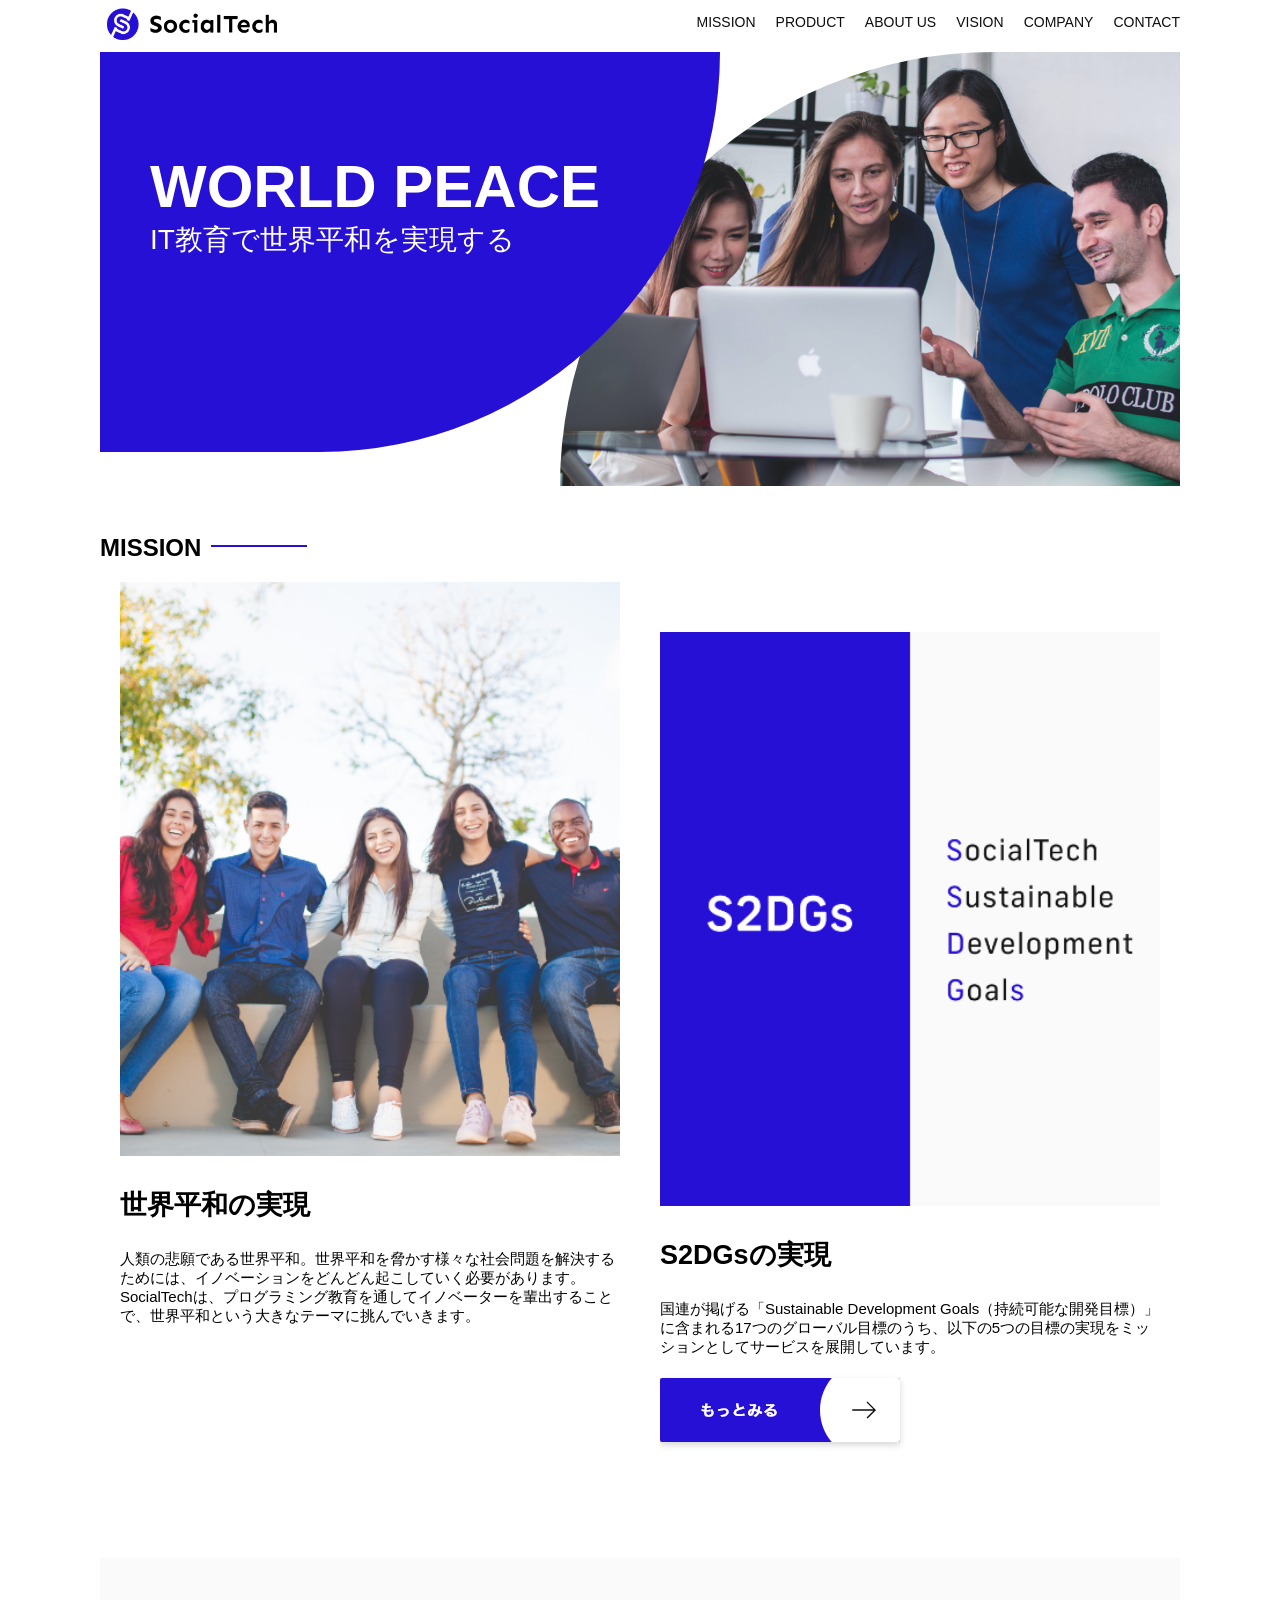
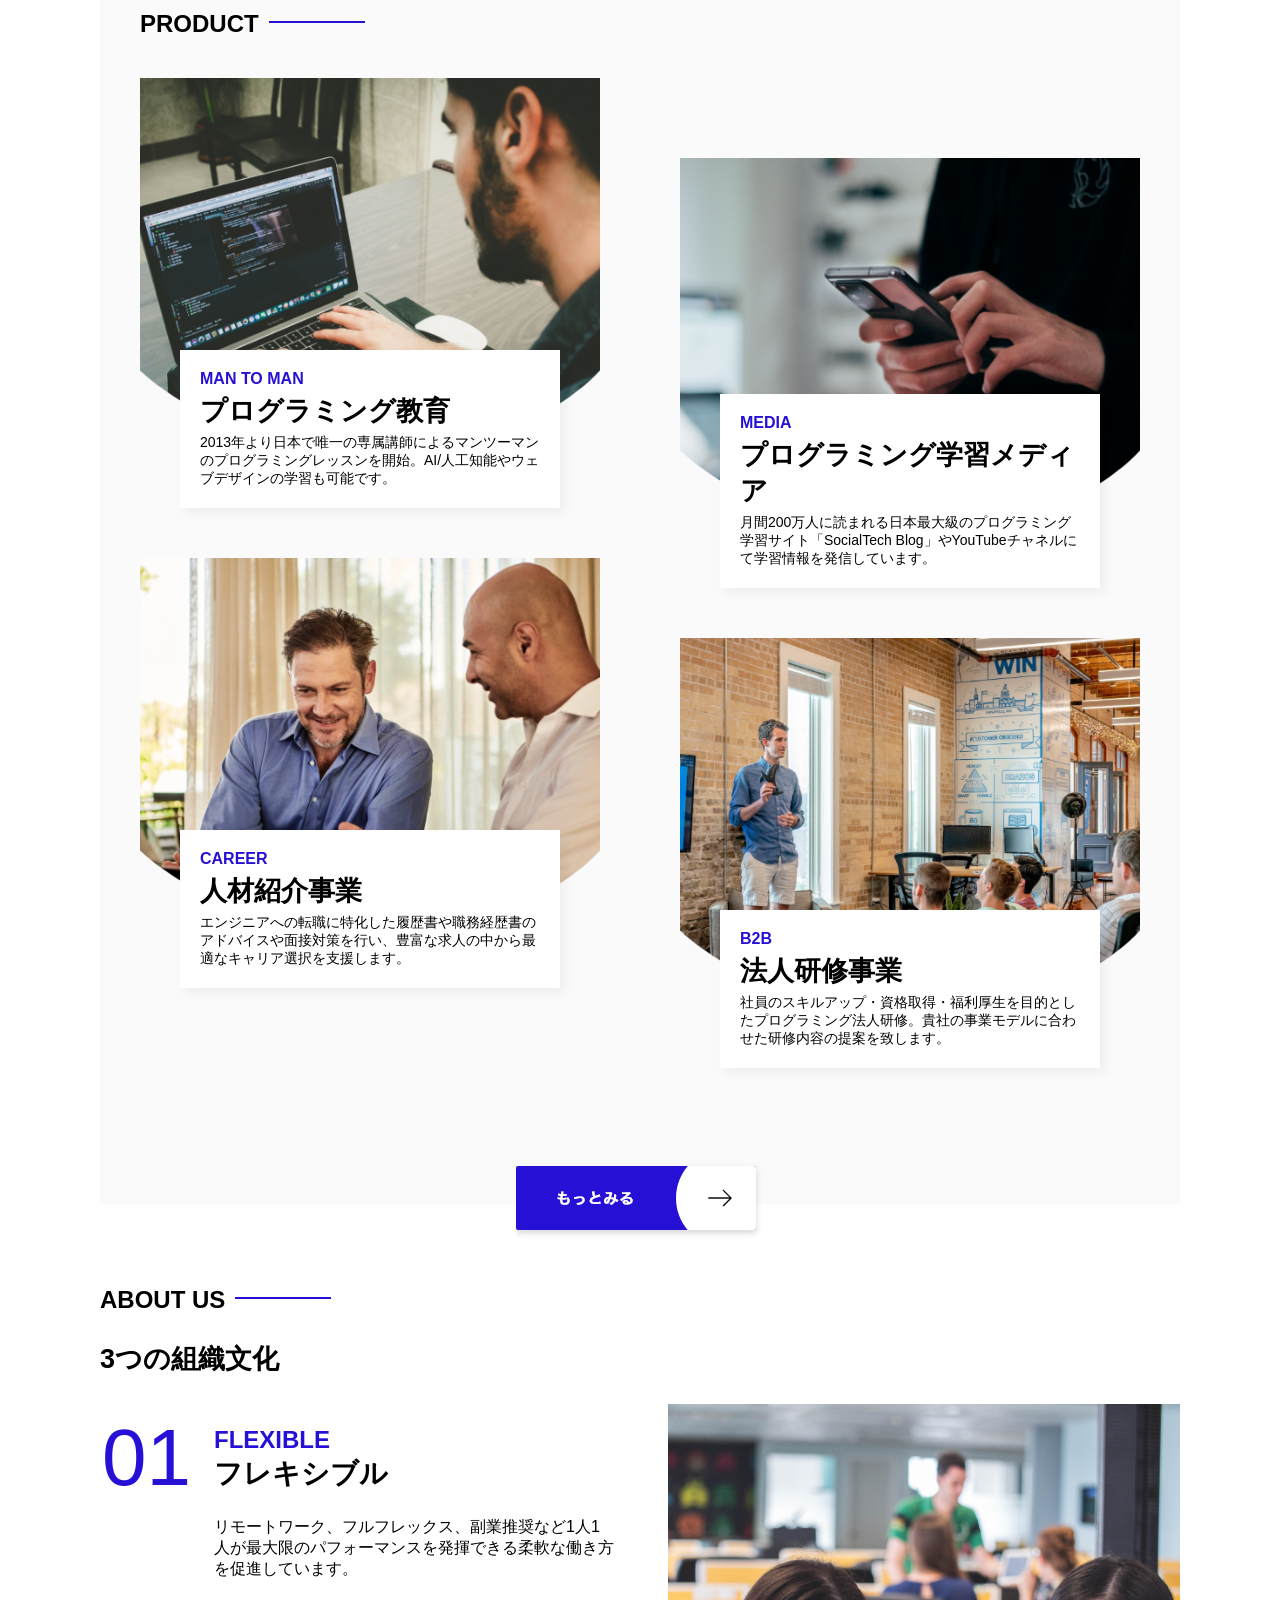
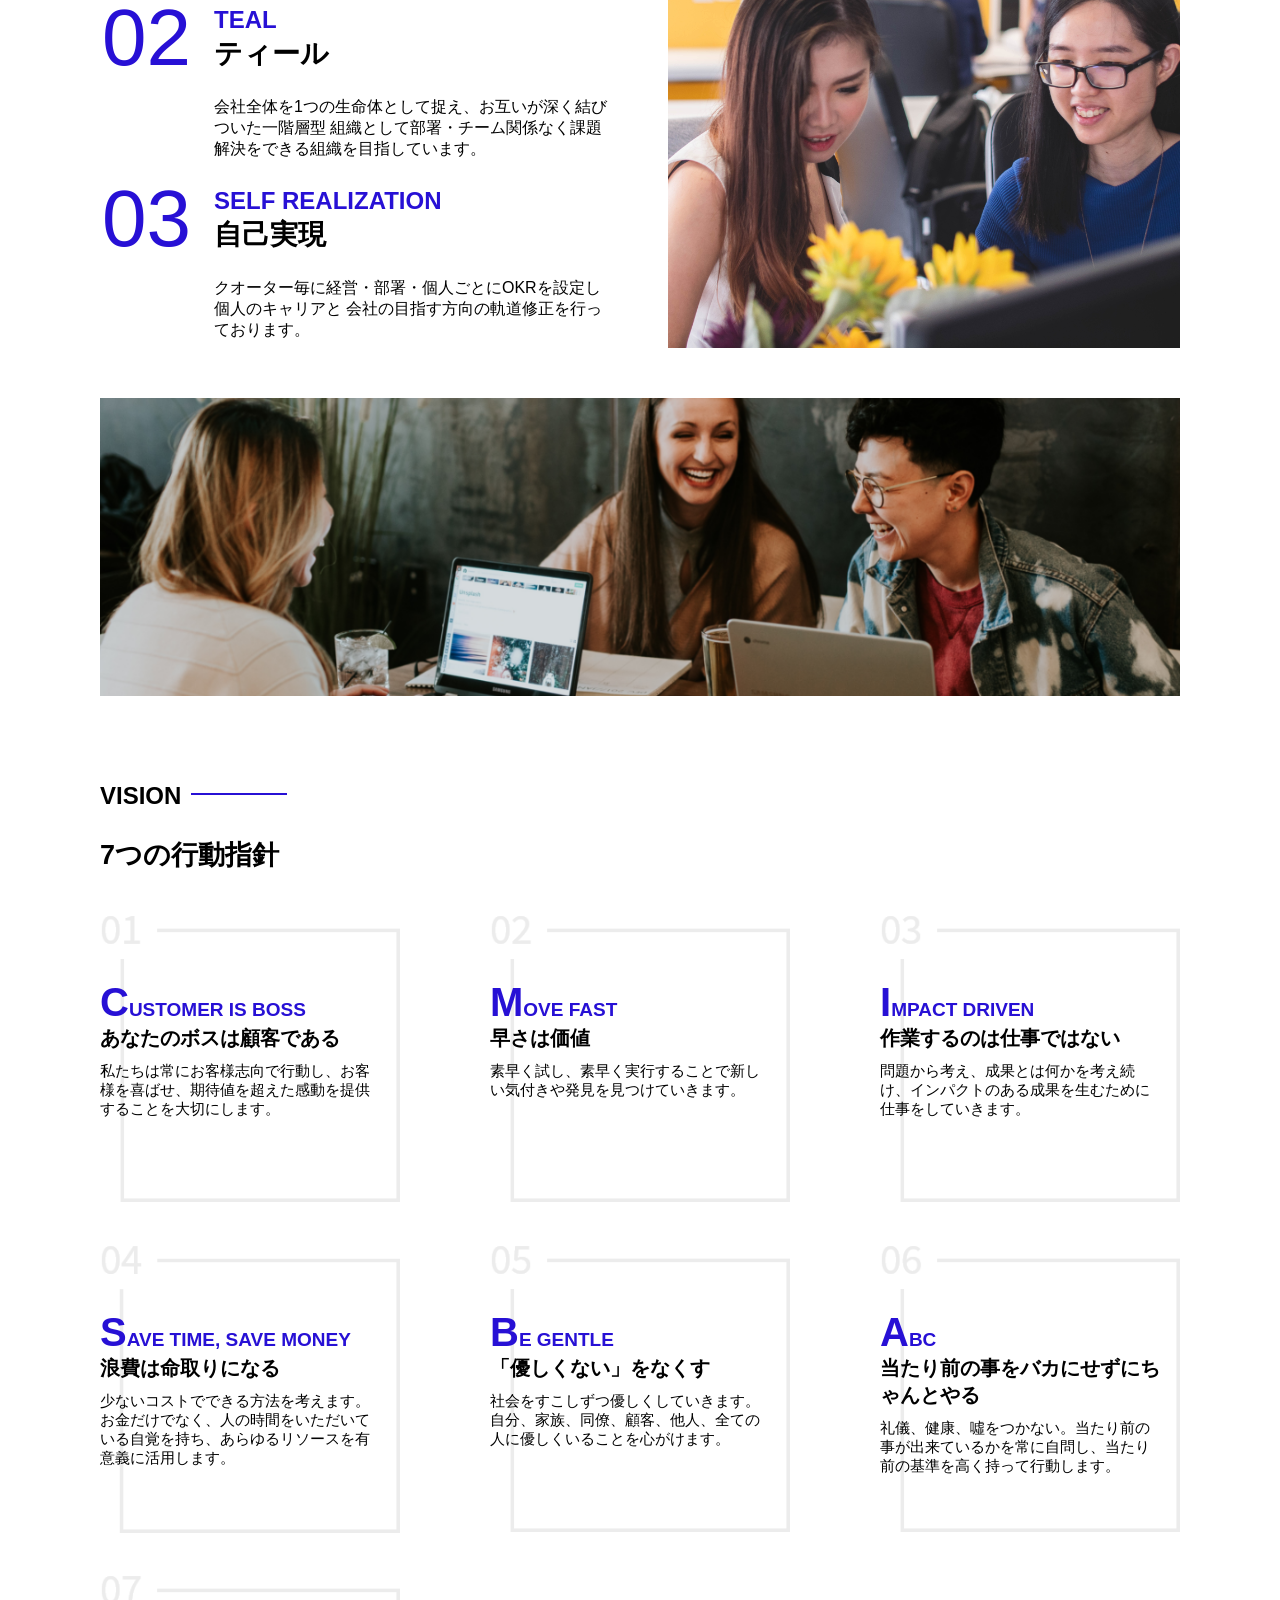
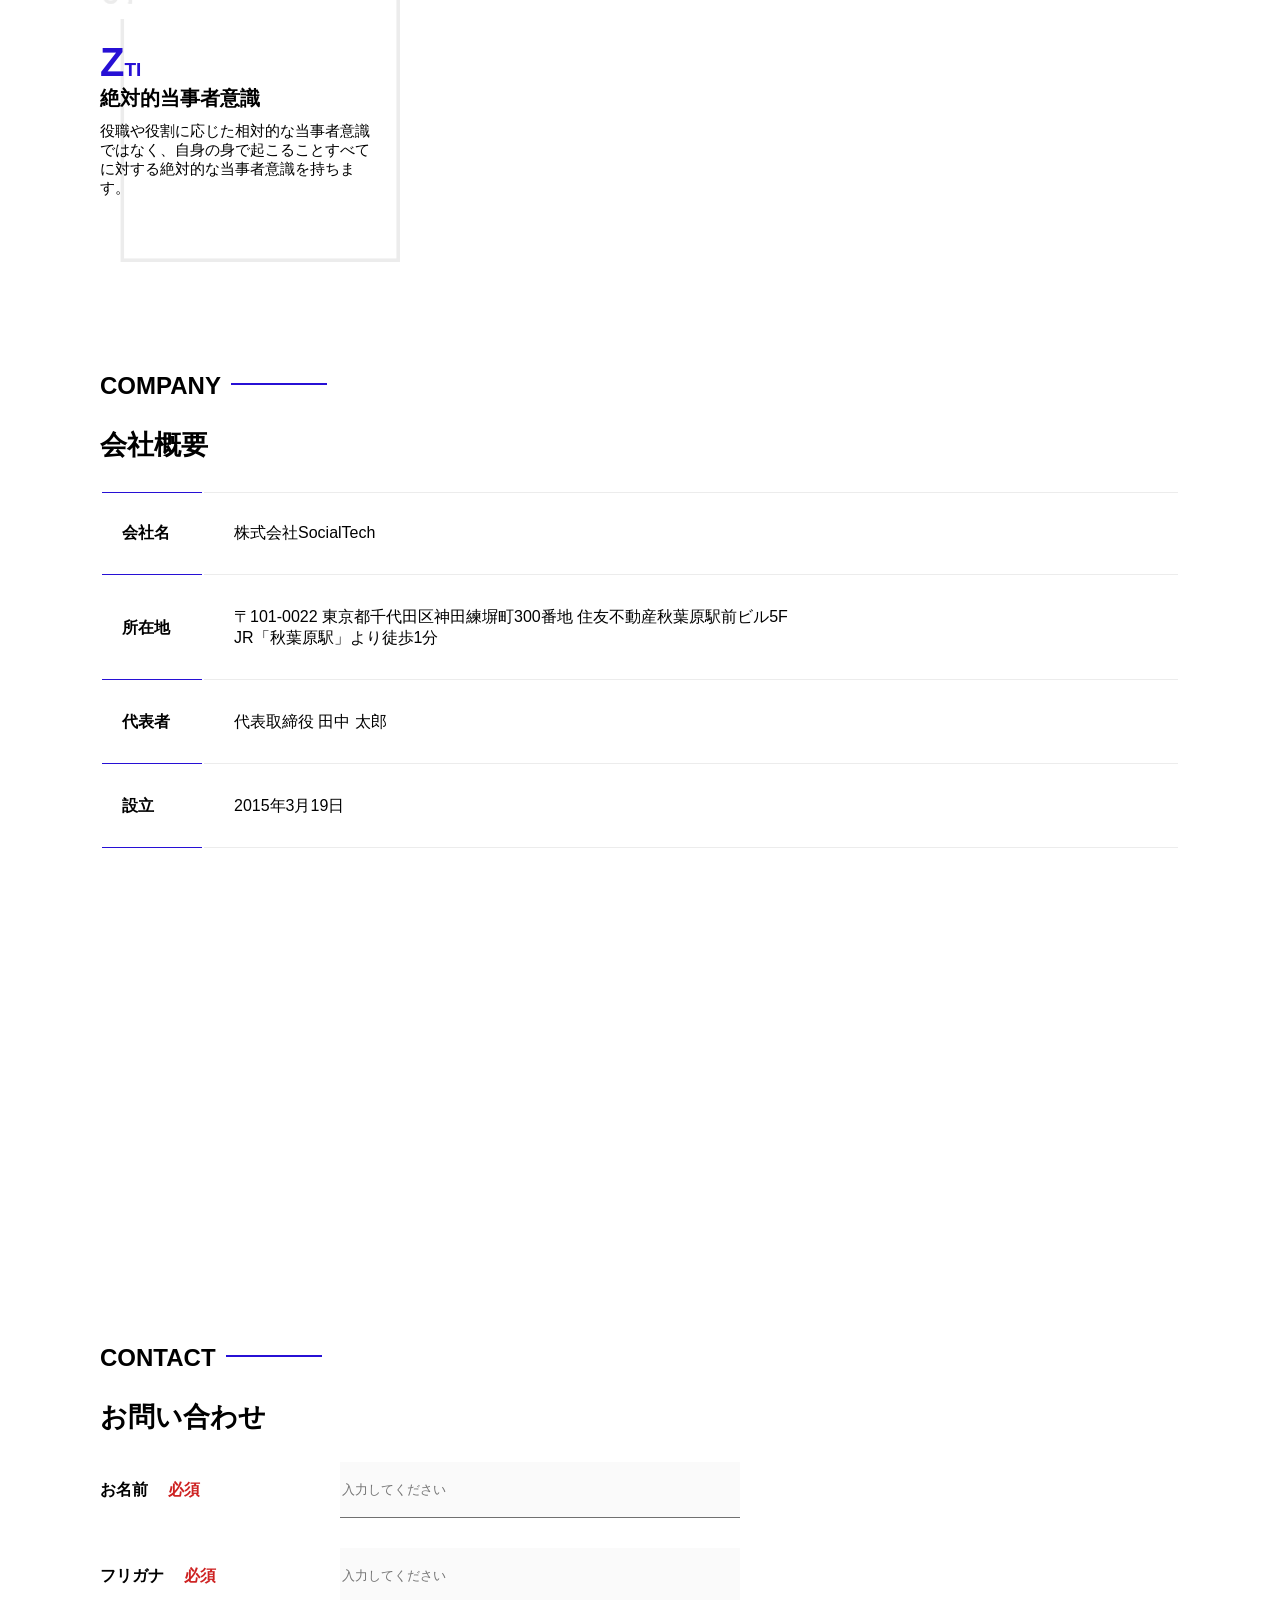
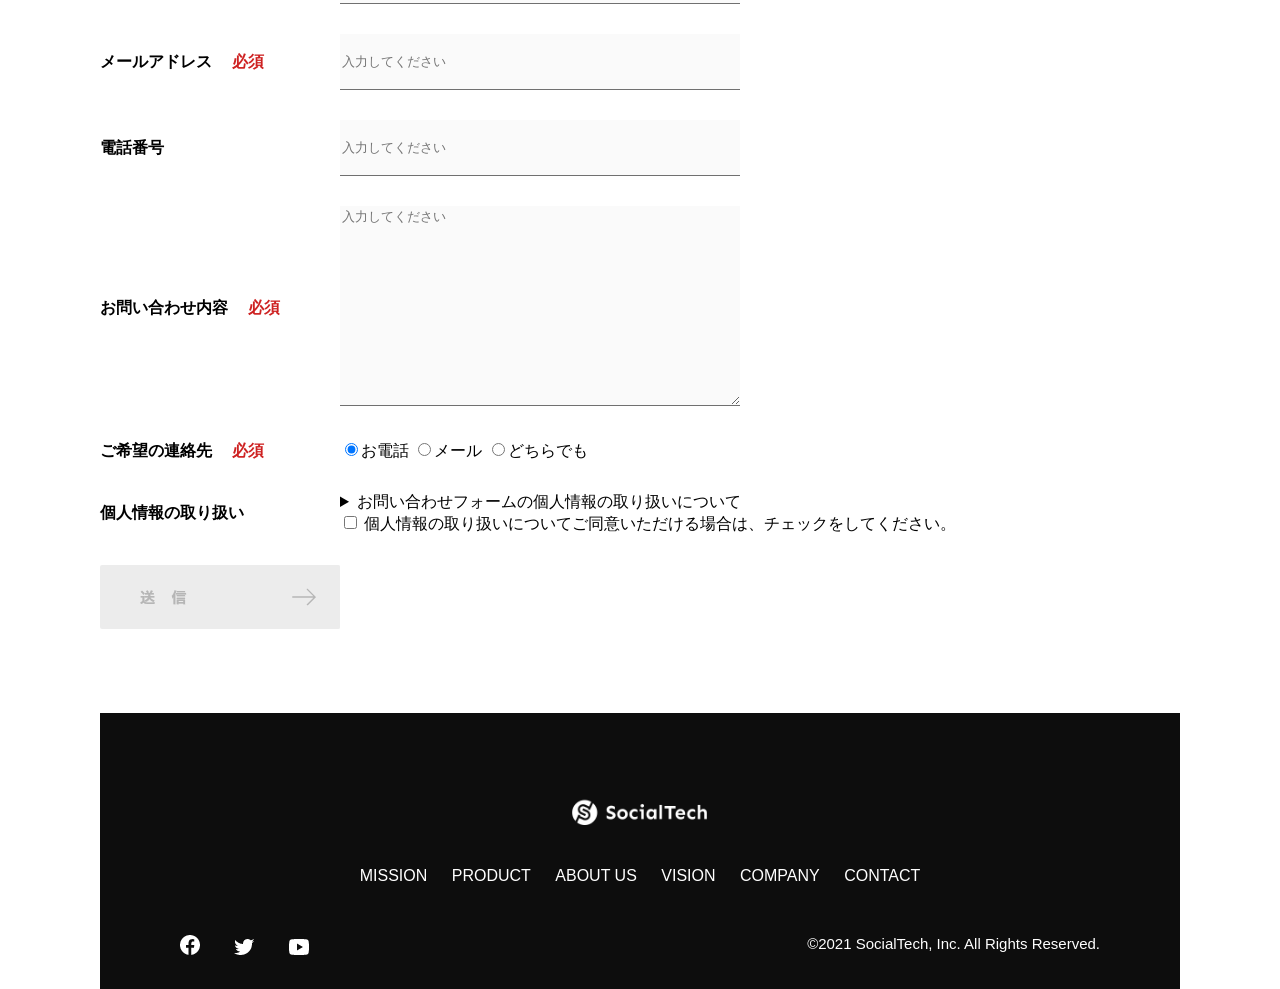
<file: index.html>
<!DOCTYPE html>
<html>
    <head>
        <title>SocialTech</title>
        <meta charset="UTF-8">
        <meta name="description" content="SocialTechはEdTech業界のリーディングカンパニーを目指します。">
        <meta name="viewport" content="width=device-width, initial-scale=1.0">
        <link rel="stylesheet" href="style.css">
    </head>
    <body>
        <!-- ヘッダー -->
         <header>
            <!-- ロゴ -->
             <a href="index.html" id="logo">
                <img src="images/logo.png" alt="トップページに戻る">
             </a>

             <!-- PC用ナビゲーション -->
             <nav id="nav-pc">
                <ul>
                    <li><a href="mission.html">MISSION</a></li>
                    <li><a href="product.html">PRODUCT</a></li>
                    <li><a href="index.html#aboutus">ABOUT US</a></li>
                    <li><a href="index.html#vision">VISION</a></li>
                    <li><a href="index.html#company">COMPANY</a></li>
                    <li><a href="index.html#contact">CONTACT</a></li>
                </ul>
             </nav>
             <!-- スマホ用メニューボタン -->
             <button id="menu-sp" onclick="document.getElementById('nav-sp').style.display = 'block'">
                <img src="images/button-menu.png" alt="ナビゲーションを開く">
             </button>
             <!-- スマホ用ナビゲーション -->
             <div id="nav-sp">
                <button id="close" onclick="document.getElementById('nav-sp').style.display = 'none'">
                    <img src="images/button-close.png" alt="ナビゲーションを閉じる">
                </button>

                <nav>
                    <ul>
                        <li>
                            <a id="logo-sp" href="index.html" onclick="document.getElementById('nav-sp').style.display = 'none'"><img src="images/logo-sp.png" alt="トップページに戻る"></a>
                        </li>
                        <li><a class="menu" href="mission.html" onclick="document.getElementById('nav-sp').style.display = 'none'">MISSION</a></li>
                        <li><a class="menu" href="product.html" onclick="document.getElementById('nav-sp').style.display = 'none'">PRODUCT</a></li>
                        <li><a class="menu" href="index.html#aboutus" onclick="document.getElementById('nav-sp').style.display = 'none'">ABOUT US</a></li>
                        <li><a class="menu" href="index.html#vision" onclick="document.getElementById('nav-sp').style.display = 'none'">VISION</a></li>
                        <li><a class="menu" href="index.html#company" onclick="document.getElementById('nav-sp').style.display = 'none'">COMPANY</a></li>
                        <li><a class="menu" href="index.html#contact" onclick="document.getElementById('nav-sp').style.display = 'none'">CONTACT</a></li>
                    </ul>
                </nav>
                <div id="sns">
                    <a href="https://www.facebook.com/sejuku2013">
                        <img src="images/button-facebook.png" alt="Facebookのリンク">
                    </a>
                    <a href="https://twitter.com/samuraijuku">
                        <img src="images/button-twitter.png" alt="Twitterのリンク">
                    </a>
                    <a href="https://www.youtube.com/channel/UCCFOQO5aDK0xXam4cUQXT8g">
                        <img src="images/button-youtube.png" alt="YouTubeのリンク">
                    </a>
                </div>
             </div>
         </header>
         <main>
            <article>
                <!-- メインビジュアル -->
                <section id="main-visual">
                    <div id="main-message">
                        <h1>WORLD PEACE</h1>
                        <p>IT教育で世界平和を実現する</p>
                    </div>
                    <img src="images/index/index-main.png" alt="PCの周りに集まる多国籍の仲間たち">
                </section>
                <!-- ミッション -->
                <section id="mission">
                    <h2 class="index-h2">MISSION</h2>
                    <div id="mission-flex">
                        <div>
                            <img id="mission-photo" src="images/index/index-mission.png" alt="屋外のベンチで写真を撮影する多国籍の仲間たち">
                            <h3>世界平和の実現</h3>
                            <p>
                                人類の悲願である世界平和。世界平和を脅かす様々な社会問題を解決するためには、イノベーションをどんどん起こしていく必要があります。SocialTechは、プログラミング教育を通してイノベーターを輩出することで、世界平和という大きなテーマに挑んでいきます。
                            </p>
                        </div>
                        <div>
                            <img id="s2dgs" src="images/index/s2dgs.png" alt="S2DGs">
                            <h3>S2DGsの実現</h3>
                            <p>国連が掲げる「Sustainable Development Goals（持続可能な開発目標）」に含まれる17つのグローバル目標のうち、以下の5つの目標の実現をミッションとしてサービスを展開しています。</p>
                            <a href="mission.html">
                                <img src="images/button-more.png" alt="もっとみる">
                            </a>
                        </div>
                    </div>
                </section>
                <!-- プロダクト -->
                <section id="product">
                    <h2 class="index-h2">PRODUCT</h2>
                    <div class="product-flex">
                        <div id="product-left">
                            <div>
                                <img class="product-photo" src="images/index/index-mantoman.png" alt="PCでコードを書く男性">
                                <div class="product-explain">
                                    <span>MAN TO MAN</span>
                                    <h3>プログラミング教育</h3>
                                    <p>2013年より日本で唯一の専属講師によるマンツーマンのプログラミングレッスンを開始。AI/人工知能やウェブデザインの学習も可能です。</p>
                                </div>
                            </div>
                            <div>
                                <img class="product-photo" src="images/index/index-career.png" alt="笑顔で話し合う2人の男性">
                                <div class="product-explain">
                                    <span>CAREER</span>
                                    <h3>人材紹介事業</h3>
                                    <p>エンジニアへの転職に特化した履歴書や職務経歴書のアドバイスや面接対策を行い、豊富な求人の中から最適なキャリア選択を支援します。</p>
                                </div>
                            </div>
                        </div>
                        <div id="product-right">
                            <div>
                                <img class="product-photo" src="images/index/index-media.png" alt="スマートフォンを操作する人">
                                <div class="product-explain">
                                    <span>MEDIA</span>
                                    <h3>プログラミング学習メディア</h3>
                                    <p>月間200万人に読まれる日本最大級のプログラミング学習サイト「SocialTech Blog」やYouTubeチャネルにて学習情報を発信しています。</p>
                                </div>
                            </div>
                            <div>
                                <img class="product-photo" src="images/index/index-b2b.png" alt="講演中の男性とそれを聴く人々">
                                <div class="product-explain">
                                    <span>B2B</span>
                                    <h3>法人研修事業</h3>
                                    <p>社員のスキルアップ・資格取得・福利厚生を目的としたプログラミング法人研修。貴社の事業モデルに合わせた研修内容の提案を致します。</p>
                                </div>
                            </div>
                        </div>
                    </div>
                    <div id="product-more">
                        <a href="product.html">
                            <img src="images/button-more.png" alt="もっとみる">
                        </a>
                    </div>
                </section>
                <!-- ABOUT US -->
                <section id="aboutus">
                   <h2 class="index-h2">ABOUT US</h2>
                   <h3>3つの組織文化</h3>
                   <div>
                    <table class="culture-table">
                        <tr>
                            <td class="culture-num">01</td>
                            <th><span class="culture-en">FLEXIBLE</span><br>フレキシブル</th>
                        </tr>
                        <tr>
                            <td>
                                <!-- 空のセル -->
                            </td>
                            <td class="culture-description">リモートワーク、フルフレックス、副業推奨など1人1人が最大限のパフォーマンスを発揮できる柔軟な働き方を促進しています。</td>
                        </tr>
                        <tr>
                            <td class="culture-num">02</td>
                            <th><span class="culture-en">TEAL</span><br>ティール</th>
                        </tr>
                        <tr>
                            <td>
                                <!-- 空のセル -->
                            </td>
                            <td class="culture-description">会社全体を1つの生命体として捉え、お互いが深く結びついた一階層型 組織として部署・チーム関係なく課題解決をできる組織を目指しています。</td>
                        </tr>
                        <tr>
                            <td class="culture-num">03</td>
                            <th><span class="culture-en">SELF REALIZATION</span><br>自己実現</th>
                        </tr>
                        <tr>
                            <td>
                                <!-- 空のセル -->
                            </td>
                            <td class="culture-description">クオーター毎に経営・部署・個人ごとにOKRを設定し個人のキャリアと 会社の目指す方向の軌道修正を行っております。</td>
                        </tr>
                    </table>
                    <img class="culture-img" src="images/index/index-aboutus1.png" alt="笑顔で話し合う2人の女性">
                   </div>
                   <img class="culture-img2" src="images/index/index-aboutus2.png" alt="笑顔で話し合う3人の男女">
                </section>
                <!-- VISION -->
                <section id="vision">
                    <h2 class="index-h2">VISION</h2>
                    <h3>7つの行動指針</h3>
                    <div>
                        <div class="vision-box">
                            <img src="images/index/vision-01.png" alt="01">
                            <div>
                                <h4>CUSTOMER IS BOSS</h4>
                                <h5>あなたのボスは顧客である</h5>
                                <p>私たちは常にお客様志向で行動し、お客様を喜ばせ、期待値を超えた感動を提供することを大切にします。</p>
                            </div>
                        </div>
                        <div class="vision-box">
                            <img src="images/index/vision-02.png" alt="02">
                            <div>
                                <h4>MOVE FAST</h4>
                                <h5>早さは価値</h5>
                                <p>素早く試し、素早く実行することで新しい気付きや発見を見つけていきます。</p>
                            </div>
                        </div>
                        <div class="vision-box">
                            <img src="images/index/vision-03.png" alt="03">
                            <div>
                                <h4>IMPACT DRIVEN</h4>
                                <h5>作業するのは仕事ではない</h5>
                                <p>問題から考え、成果とは何かを考え続け、インパクトのある成果を生むために仕事をしていきます。</p>
                            </div>
                        </div>
                        <div class="vision-box">
                            <img src="images/index/vision-04.png" alt="04">
                            <div>
                                <h4>SAVE TIME, SAVE MONEY</h4>
                                <h5>浪費は命取りになる</h5>
                                <p>少ないコストでできる方法を考えます。お金だけでなく、人の時間をいただいている自覚を持ち、あらゆるリソースを有意義に活用します。</p>
                            </div>
                        </div>
                        <div class="vision-box">
                            <img src="images/index/vision-05.png" alt="05">
                            <div>
                                <h4>BE GENTLE</h4>
                                <h5>「優しくない」をなくす</h5>
                                <p>社会をすこしずつ優しくしていきます。自分、家族、同僚、顧客、他人、全ての人に優しくいることを心がけます。</p>
                            </div>
                        </div>
                        <div class="vision-box">
                            <img src="images/index/vision-06.png" alt="06">
                            <div>
                                <h4>ABC</h4>
                                <h5>当たり前の事をバカにせずにちゃんとやる</h5>
                                <p>礼儀、健康、噓をつかない。当たり前の事が出来ているかを常に自問し、当たり前の基準を高く持って行動します。</p>
                            </div>
                        </div>
                        <div class="vision-box">
                            <img src="images/index/vision-07.png" alt="07">
                            <div>
                                <h4>ZTI</h4>
                                <h5>絶対的当事者意識</h5>
                                <p>役職や役割に応じた相対的な当事者意識ではなく、自身の身で起こることすべてに対する絶対的な当事者意識を持ちます。</p>
                            </div>
                        </div>
                    </div>
                </section>
                <!-- COMPANY -->
                <section id="company">
                    <h2 class="index-h2">COMPANY</h2>
                    <h3>会社概要</h3>
                    <table id="company-table">
                        <tr>
                            <th class="tableheader tableheader-first">会社名</th>
                            <td class="cell cell-first">株式会社SocialTech</td>
                        </tr>
                        <tr>
                            <th class="tableheader">所在地</th>
                            <td class="cell">〒101-0022 東京都千代田区神田練塀町300番地 住友不動産秋葉原駅前ビル5F<br>JR「秋葉原駅」より徒歩1分</td>
                        </tr>
                        <tr>
                            <th class="tableheader">代表者</th>
                            <td class="cell">代表取締役 田中 太郎</td>
                        </tr>
                        <tr>
                            <th class="tableheader">設立</th>
                            <td class="cell">2015年3月19日</td>
                        </tr>
                    </table>
                    <iframe
                    src="https://www.google.com/maps/embed?pb=!1m18!1m12!1m3!1d3240.0686781122636!2d139.77207767413725!3d35.69992752894944!2m3!1f0!2f0!3f0!3m2!1i1024!2i768!4f13.1!3m3!1m2!1s0x60188fee13660e23%3A0x77137876edf742ac!2z5L2P5Y-L5LiN5YuV55Sj56eL6JGJ5Y6f6aeF5YmN44OT44Or!5e0!3m2!1sja!2sjp!4v1785755436897!5m2!1sja!2sjp" width="600" height="450" style="border:0;" allowfullscreen="" loading="lazy" referrerpolicy="strict-origin-when-cross-origin"
                    style="border: 0" allowfullscreen="" loading="lazy">
                    </iframe>
                </section>
                <!-- お問い合わせフォーム -->
                <section id="contact">
                    <h2 class="index-h2">CONTACT</h2>
                    <h3>お問い合わせ</h3>
                    <form>
                        <div>
                            <div class="contact-heading">
                                <label class="contact-label">お名前<span class="contact-span">必須</span></label>
                            </div>
                            <div>
                                <input type="text" name="name" placeholder="入力してください" class="contact-textbox">
                            </div>
                        </div>
                        <div>
                            <div class="contact-heading">
                                <label class="contact-label">フリガナ<span class="contact-span">必須</span></label>
                            </div>
                            <div>
                                <input type="text" name="hurigana" placeholder="入力してください" class="contact-textbox">
                            </div>
                        </div>
                        <div>
                            <div class="contact-heading">
                                <label class="contact-label">メールアドレス<span class="contact-span">必須</span></label>
                            </div>
                            <div>
                                <input type="text" name="email" placeholder="入力してください" class="contact-textbox">
                            </div>
                        </div>
                        <div>
                            <div class="contact-heading">
                                <label class="contact-label">電話番号</label>
                            </div>
                            <div>
                                <input type="text" name="tel" placeholder="入力してください" class="contact-textbox">
                            </div>
                        </div>
                        <div>
                            <div class="contact-heading">
                                <label class="contact-label">お問い合わせ内容<span class="contact-span">必須</span></label>
                            </div>
                            <div>
                                <textarea class="contact-textarea" placeholder="入力してください" name="message"></textarea>
                            </div>
                        </div>
                        <div>
                            <div class="contact-heading">
                                <label class="contact-label">ご希望の連絡先<span class="contact-span">必須</span></label>
                            </div>
                            <div>
                                <input class="radiobutton" type="radio" value="tel" name="contact" checked><label>お電話</label>
                                <input class="radiobutton" type="radio" value="mail" name="contact"><label>メール</label>
                                <input class="radiobutton" type="radio" value="both" name="contact"><label>どちらでも</label>
                            </div>
                        </div>
                        <div>
                            <div class="contact-heading">
                                <label class="contact-label">個人情報の取り扱い</label>
                            </div>
                            <div>
                                <details>
                                    <summary>お問い合わせフォームの個人情報の取り扱いについて</summary>
                                    <div>
                                        <dl>
                                            <dt>１．組織の名称又は氏名</dt>
                                            <dd>株式会社SocialTech</dd>
                                            <dt>２．個人情報保護管理者（若しくはその代理人）の氏名又は職名、所属及び連絡先</dt>
                                            <dd>
                                                <p>鈴木 一郎 コーポレート部</p>
                                                <p>メールアドレス：samurai@example.com</p>
                                                <p>TEL：03-1234-5678</p>
                                            </dd>
                                            <dt>３．個人情報の利用目的</dt>
                                            <dd>
                                                <ul>
                                                    <li>・本サービス及び本サービスに関連する情報の提供又はそれらに関する連絡のため</li>
                                                    <li>・ユーザーの本人確認のため</li>
                                                    <li>・当社サービスのご案内のため</li>
                                                    <li>・当社の商品等の広告または宣伝（電子メールによるものを含むものとします。）</li>
                                                </ul>
                                            </dd>
                                            <dt>４．個人情報の取り扱い業務の委託</dt>
                                            <dd>個人情報の取扱業務の全部または一部を外部に業務委託する場合があります。その際、弊社は、個人情報を適切に保護できる管理体制を敷き実行していることを条件として委託先を厳選したうえで、機密保持契約を委託先と締結し、お客様の個人情報を厳密に管理させます。</dd>
                                            <dt>５．個人情報の開示等の請求</dt>
                                            <dd>
                                                お客様は、弊社に対してご自身の個人情報の開示等（利用目的の通知、開示、内容の訂正・追加・削除、利用の停止または消去、第三者への提供の停止）に関して、当社問合わせ窓口に申し出ることができます。<br>
                                                その際、弊社はお客様ご本人を確認させていただいたうえで、合理的な期間内に対応いたします。<br>
                                                なお、個人情報に関する弊社問合わせ先は、次の通りです。
                                            </dd>
                                            <dd>
                                                <p>株式会社SocialTech　個人情報問合せ窓口</p>
                                                <p>〒150-0043　東京都千代田区神田練塀町300番地 住友不動産秋葉原駅前ビル5F</p>
                                                <p>メールアドレス：samurai@example.com　TEL：03-1234-5678</p>
                                            </dd>

                                            <dt>６．個人情報を提供されることの任意性について</dt>
                                            <dd>お客様がご自身の個人情報を弊社に提供されるか否かは、お客様のご判断によりますが、もしご提供されない場合には、適切なサービスが提供できない場合がありますので予めご了承ください。</dd>
                                        </dl>
                                    </div>
                                </details>
                                <input type="checkbox" name="agree">
                                <span>個人情報の取り扱いについてご同意いただける場合は、チェックをしてください。</span>
                            </div>
                        </div>
                        <input type="image" src="images/button-submit.png" alt="送信する">
                    </form>
                </section>
            </article>
         </main>
         <footer>
            <div id="footer-logo">
                <img src="images/logo-sp.png" alt="SocialTech">
            </div>
            <div id="footer-link">
                <a href="mission.html">MISSION</a>
                <a href="product.html">PRODUCT</a>
                <a href="index.html#aboutus">ABOUT US</a>
                <a href="index.html#vision">VISION</a>
                <a href="index.html#company">COMPANY</a>
                <a href="index.html#contact">CONTACT</a>
            </div>
            <div id="sns-footer">
                <div class="sns-btns">
                    <a href="https://www.facebook.com/sejuku2013"><img src="images/button-facebook.png" alt="Facebookのリンク"></a>
                    <a href="https://twitter.com/samuraijuku"><img src="images/button-twitter.png" alt="Twitterのリンク"></a>
                    <a href="https://www.youtube.com/channel/UCCFOQO5aDK0xXam4cUQXT8g"><img src="images/button-youtube.png" alt="YouTubeのリンク"></a>
                </div>
                <p id="copyright">&copy;2021 SocialTech, Inc. All Rights Reserved.</p>
            </div>
         </footer>
    </body>
</html>
</file>
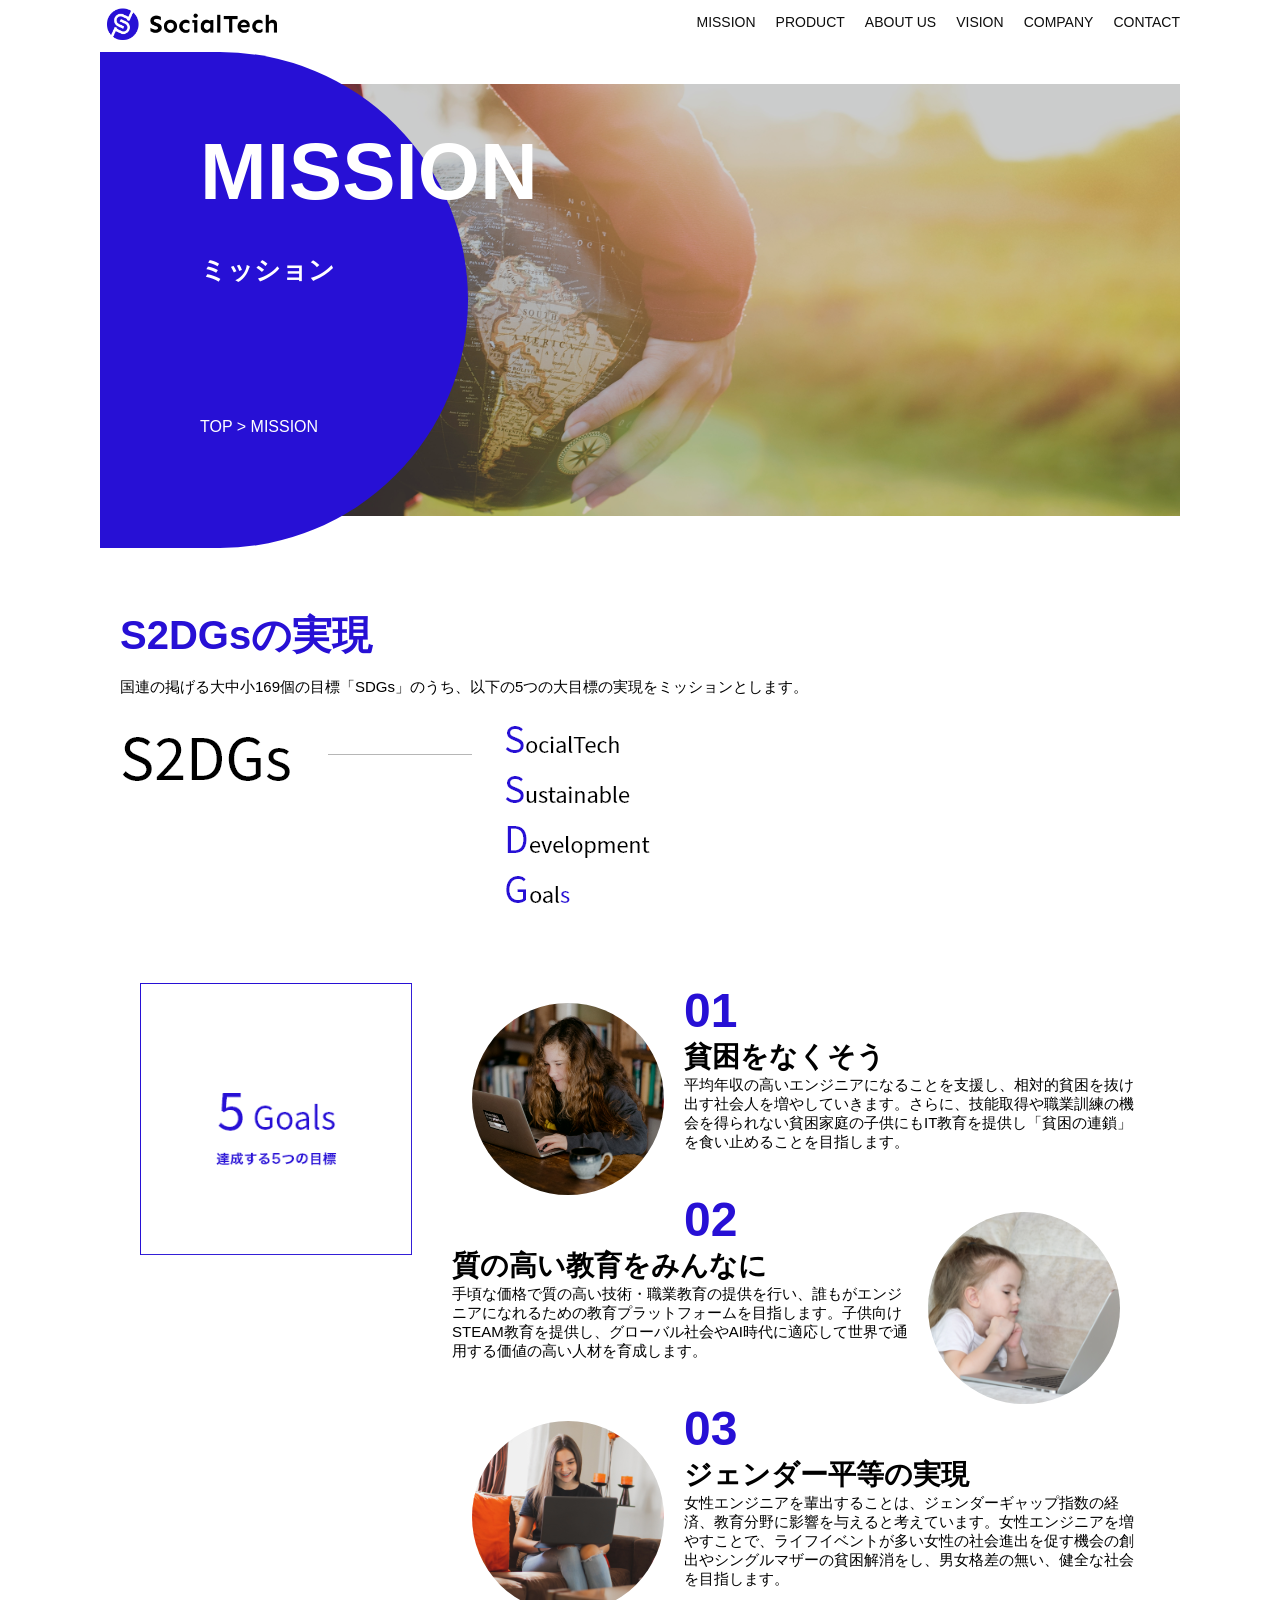
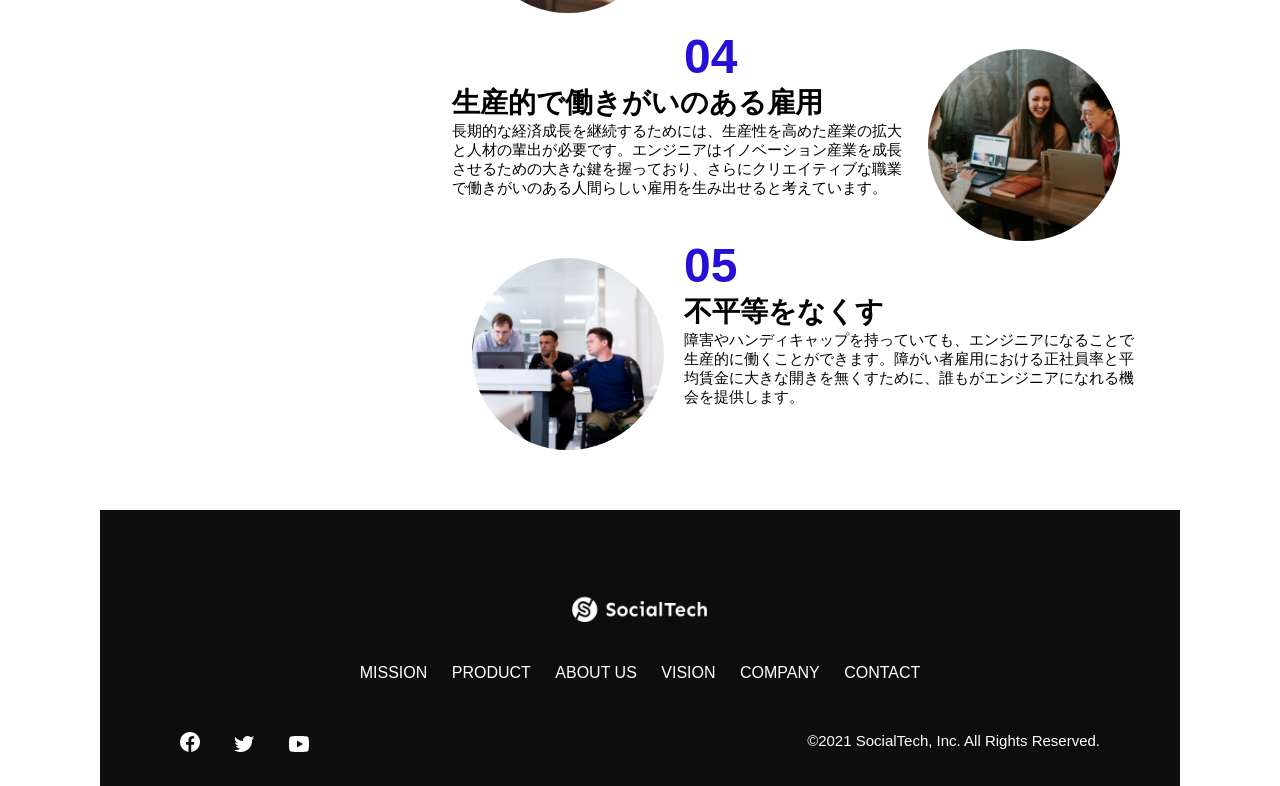
<file: mission.html>
<!DOCTYPE html>
<html>
    <head>
        <title>SocialTech - MISSION ミッション</title>
        <meta charset="UTF-8">
        <meta name="description" content="SocialTechが目指す5つの目標（S2DGs）を紹介します">
        <meta name="viewport" content="width=device-width, initial-scale=1.0">
        <link rel="stylesheet" href="style.css">
    </head>
    <body>
        <!-- ヘッダー -->
         <header>
            <!-- ロゴ -->
             <a href="index.html" id="logo">
                <img src="images/logo.png" alt="トップページに戻る">
             </a>

             <!-- PC用ナビゲーション -->
             <nav id="nav-pc">
                <ul>
                    <li><a href="mission.html">MISSION</a></li>
                    <li><a href="product.html">PRODUCT</a></li>
                    <li><a href="index.html#aboutus">ABOUT US</a></li>
                    <li><a href="index.html#vision">VISION</a></li>
                    <li><a href="index.html#company">COMPANY</a></li>
                    <li><a href="index.html#contact">CONTACT</a></li>
                </ul>
             </nav>
             <!-- スマホ用メニューボタン -->
             <button id="menu-sp" onclick="document.getElementById('nav-sp').style.display = 'block'">
                <img src="images/button-menu.png" alt="ナビゲーションを開く">
             </button>
             <!-- スマホ用ナビゲーション -->
             <div id="nav-sp">
                <button id="close" onclick="document.getElementById('nav-sp').style.display = 'none'">
                    <img src="images/button-close.png" alt="ナビゲーションを閉じる">
                </button>

                <nav>
                    <ul>
                        <li>
                            <a id="logo-sp" href="index.html" onclick="document.getElementById('nav-sp').style.display = 'none'"><img src="images/logo-sp.png" alt="トップページに戻る"></a>
                        </li>
                        <li><a class="menu" href="mission.html" onclick="document.getElementById('nav-sp').style.display = 'none'">MISSION</a></li>
                        <li><a class="menu" href="product.html" onclick="document.getElementById('nav-sp').style.display = 'none'">PRODUCT</a></li>
                        <li><a class="menu" href="index.html#aboutus" onclick="document.getElementById('nav-sp').style.display = 'none'">ABOUT US</a></li>
                        <li><a class="menu" href="index.html#vision" onclick="document.getElementById('nav-sp').style.display = 'none'">VISION</a></li>
                        <li><a class="menu" href="index.html#company" onclick="document.getElementById('nav-sp').style.display = 'none'">COMPANY</a></li>
                        <li><a class="menu" href="index.html#contact" onclick="document.getElementById('nav-sp').style.display = 'none'">CONTACT</a></li>
                    </ul>
                </nav>
                <div id="sns">
                    <a href="https://www.facebook.com/sejuku2013">
                        <img src="images/button-facebook.png" alt="Facebookのリンク">
                    </a>
                    <a href="https://twitter.com/samuraijuku">
                        <img src="images/button-twitter.png" alt="Twitterのリンク">
                    </a>
                    <a href="https://www.youtube.com/channel/UCCFOQO5aDK0xXam4cUQXT8g">
                        <img src="images/button-youtube.png" alt="YouTubeのリンク">
                    </a>
                </div>
             </div>
         </header>

         <main>
            <article>
                <section id="mission-main">
                    <div class="mission-main-inner">
                        <div id="mission-title">
                            <h1>MISSION<br><span>ミッション</span></h1>
                            <p>TOP > MISSION</p>
                        </div>
                    </div>
                </section>

                <section id="mission-s2dgs">
                    <h2 class="mission-h2">S2DGsの実現</h2>
                    <p>国連の掲げる大中小169個の目標「SDGs」のうち、以下の5つの大目標の実現をミッションとします。</p>
                    <img src="images/mission/mission-s2dgs.png" alt="S2DGs">
                </section>

                <section id="mission-five-goals">
                    <div class="five-goals-image">
                        <img src="images/mission/mission-5goals.png" alt="5Goals">
                    </div>
                    <div class="five-goals-read">
                        <div>
                            <img class="fivegoals-image-left" src="images/mission/mission-5goals01.png" alt="PCを操作する女の子">
                            <span class="fivegoals-number">01</span>
                            <h3 class="fivegoals-h3">貧困をなくそう</h3>
                            <p class="fivegoals-p">平均年収の高いエンジニアになることを支援し、相対的貧困を抜け出す社会人を増やしていきます。さらに、技能取得や職業訓練の機会を得られない貧困家庭の子供にもIT教育を提供し「貧困の連鎖」を食い止めることを目指します。</p>
                        </div>
                        <div>
                            <img class="fivegoals-image-right" src="images/mission/mission-5goals02.png" alt="PCを見つめる小さい女の子">
                            <span class="fivegoals-number">02</span>
                            <h3 class="fivegoals-h3">質の高い教育をみんなに</h3>
                            <p class="fivegoals-p">手頃な価格で質の高い技術・職業教育の提供を行い、誰もがエンジニアになれるための教育プラットフォームを目指します。子供向けSTEAM教育を提供し、グローバル社会やAI時代に適応して世界で通用する価値の高い人材を育成します。</p>
                        </div>
                        <div>
                            <img class="fivegoals-image-left" src="images/mission/mission-5goals03.png" alt="PCを操作する女性">
                            <span class="fivegoals-number">03</span>
                            <h3 class="fivegoals-h3">ジェンダー平等の実現</h3>
                            <p class="fivegoals-p">女性エンジニアを輩出することは、ジェンダーギャップ指数の経済、教育分野に影響を与えると考えています。女性エンジニアを増やすことで、ライフイベントが多い女性の社会進出を促す機会の創出やシングルマザーの貧困解消をし、男女格差の無い、健全な社会を目指します。</p>
                        </div>
                        <div>
                            <img class="fivegoals-image-right" src="images/mission/mission-5goals04.png" alt="笑顔で話し合う3人の男女">
                            <span class="fivegoals-number">04</span>
                            <h3 class="fivegoals-h3">生産的で働きがいのある雇用</h3>
                            <p class="fivegoals-p">長期的な経済成長を継続するためには、生産性を高めた産業の拡大と人材の輩出が必要です。エンジニアはイノベーション産業を成長させるための大きな鍵を握っており、さらにクリエイティブな職業で働きがいのある人間らしい雇用を生み出せると考えています。</p>
                        </div>
                        <div>
                            <img class="fivegoals-image-left" src="images/mission/mission-5goals05.png" alt="障害を持つ男性が生き生きと働く様子">
                            <span class="fivegoals-number">05</span>
                            <h3 class="fivegoals-h3">不平等をなくす</h3>
                            <p class="fivegoals-p">障害やハンディキャップを持っていても、エンジニアになることで生産的に働くことができます。障がい者雇用における正社員率と平均賃金に大きな開きを無くすために、誰もがエンジニアになれる機会を提供します。</p>
                        </div>
                    </div>
                </section>
            </article>
         </main>

         <footer>
            <div id="footer-logo">
                <img src="images/logo-sp.png" alt="SocialTech">
            </div>
            <div id="footer-link">
                <a href="mission.html">MISSION</a>
                <a href="product.html">PRODUCT</a>
                <a href="index.html#aboutus">ABOUT US</a>
                <a href="index.html#vision">VISION</a>
                <a href="index.html#company">COMPANY</a>
                <a href="index.html#contact">CONTACT</a>
            </div>
            <div id="sns-footer">
                <div class="sns-btns">
                    <a href="https://www.facebook.com/sejuku2013"><img src="images/button-facebook.png" alt="Facebookのリンク"></a>
                    <a href="https://twitter.com/samuraijuku"><img src="images/button-twitter.png" alt="Twitterのリンク"></a>
                    <a href="https://www.youtube.com/channel/UCCFOQO5aDK0xXam4cUQXT8g"><img src="images/button-youtube.png" alt="YouTubeのリンク"></a>
                </div>
                <p id="copyright">&copy;2021 SocialTech, Inc. All Rights Reserved.</p>
            </div>
         </footer>

    </body>
</html>
</file>
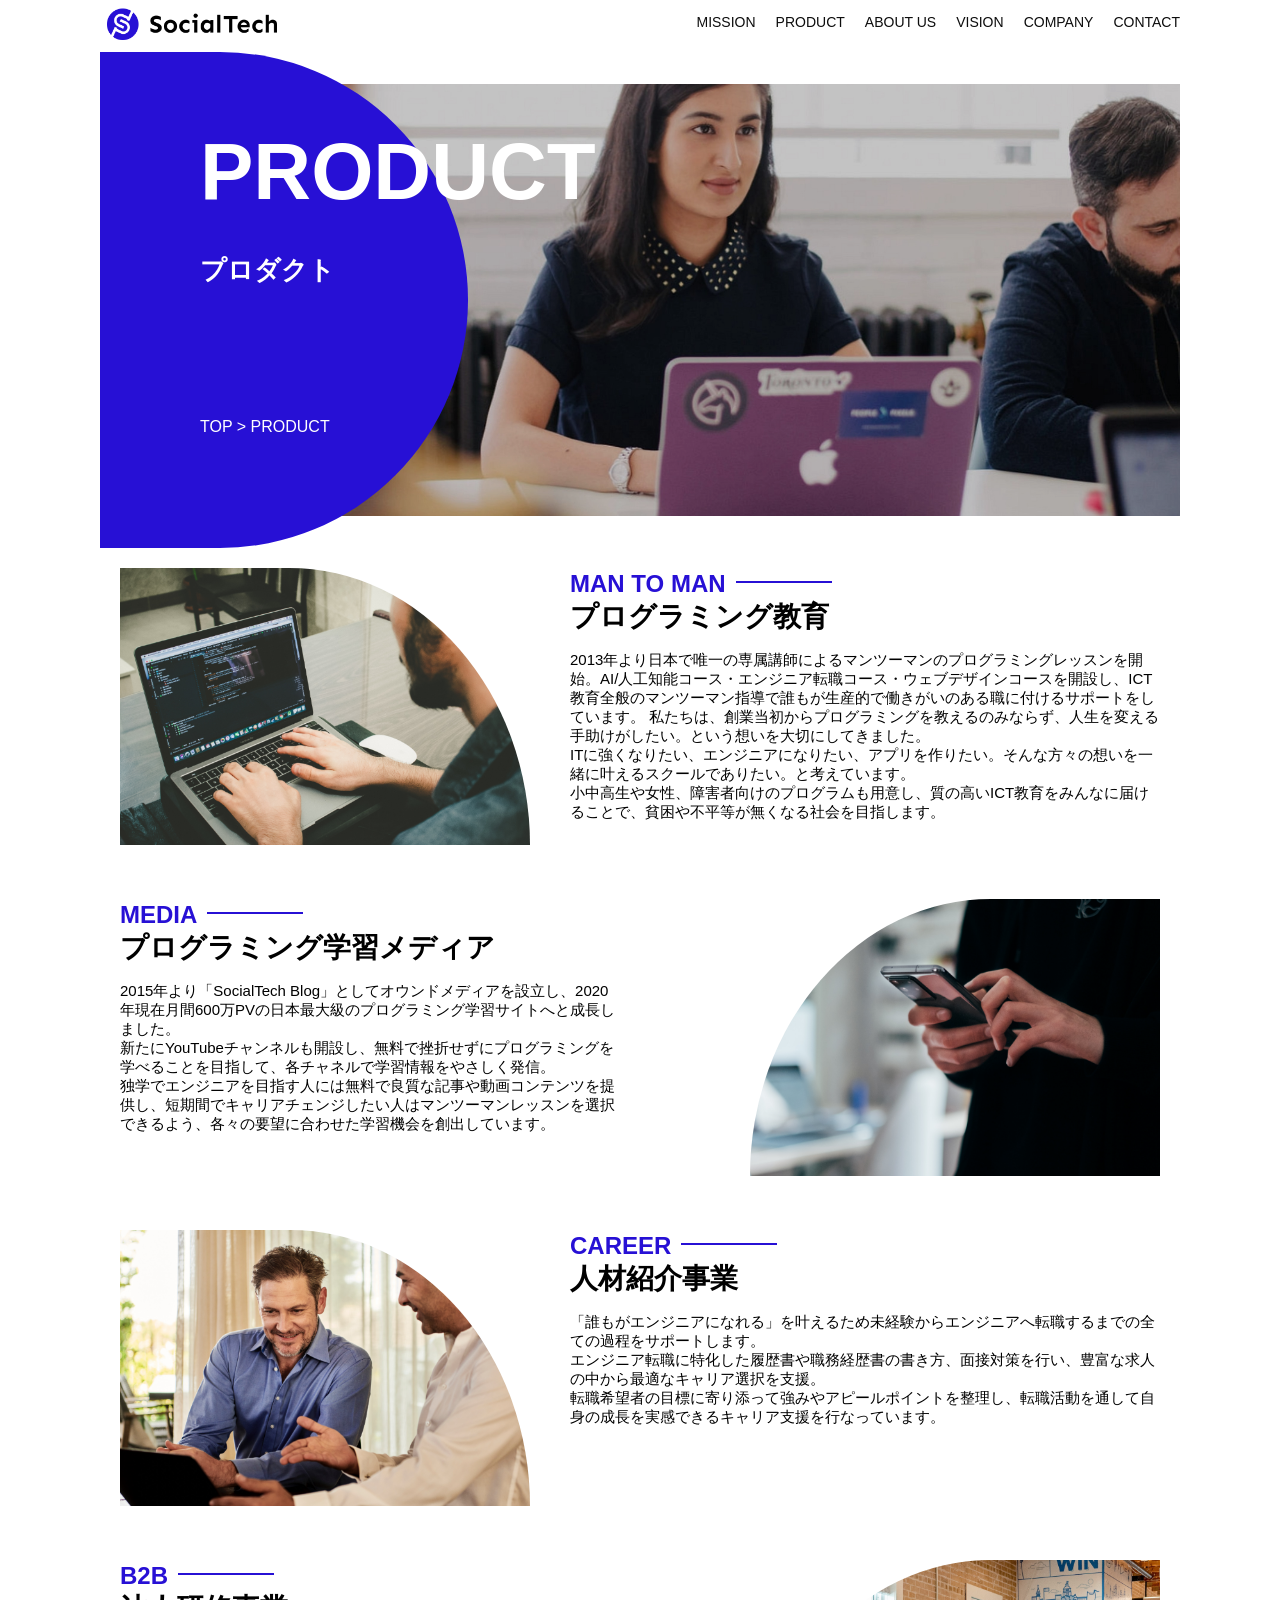
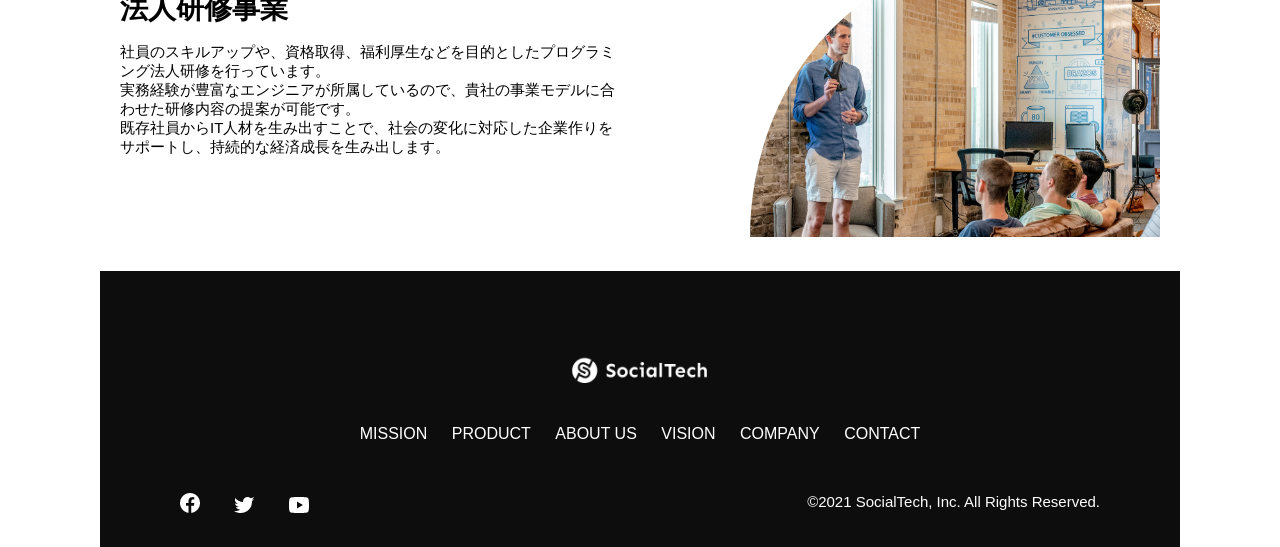
<file: product.html>
<!DOCTYPE html>
<html>
    <head>
        <title>SocialTech -PRODUCT プロダクト-</title>
        <meta charset="UTF-8">
        <meta name="description" content="SocialTechの4つのプロダクトを紹介します">
        <meta name="viewport" content="width=device-width, initial-scale=1.0">
        <link rel="stylesheet" href="style.css">
    </head>
    
    <body>
        <!-- ヘッダー -->
         <header>
            <!-- ロゴ -->
             <a href="index.html" id="logo">
                <img src="images/logo.png" alt="トップページに戻る">
             </a>

             <!-- PC用ナビゲーション -->
             <nav id="nav-pc">
                <ul>
                    <li><a href="mission.html">MISSION</a></li>
                    <li><a href="product.html">PRODUCT</a></li>
                    <li><a href="index.html#aboutus">ABOUT US</a></li>
                    <li><a href="index.html#vision">VISION</a></li>
                    <li><a href="index.html#company">COMPANY</a></li>
                    <li><a href="index.html#contact">CONTACT</a></li>
                </ul>
             </nav>
             <!-- スマホ用メニューボタン -->
             <button id="menu-sp" onclick="document.getElementById('nav-sp').style.display = 'block'">
                <img src="images/button-menu.png" alt="ナビゲーションを開く">
             </button>
             <!-- スマホ用ナビゲーション -->
             <div id="nav-sp">
                <button id="close" onclick="document.getElementById('nav-sp').style.display = 'none'">
                    <img src="images/button-close.png" alt="ナビゲーションを閉じる">
                </button>

                <nav>
                    <ul>
                        <li>
                            <a id="logo-sp" href="index.html" onclick="document.getElementById('nav-sp').style.display = 'none'"><img src="images/logo-sp.png" alt="トップページに戻る"></a>
                        </li>
                        <li><a class="menu" href="mission.html" onclick="document.getElementById('nav-sp').style.display = 'none'">MISSION</a></li>
                        <li><a class="menu" href="product.html" onclick="document.getElementById('nav-sp').style.display = 'none'">PRODUCT</a></li>
                        <li><a class="menu" href="index.html#aboutus" onclick="document.getElementById('nav-sp').style.display = 'none'">ABOUT US</a></li>
                        <li><a class="menu" href="index.html#vision" onclick="document.getElementById('nav-sp').style.display = 'none'">VISION</a></li>
                        <li><a class="menu" href="index.html#company" onclick="document.getElementById('nav-sp').style.display = 'none'">COMPANY</a></li>
                        <li><a class="menu" href="index.html#contact" onclick="document.getElementById('nav-sp').style.display = 'none'">CONTACT</a></li>
                    </ul>
                </nav>
                <div id="sns">
                    <a href="https://www.facebook.com/sejuku2013">
                        <img src="images/button-facebook.png" alt="Facebookのリンク">
                    </a>
                    <a href="https://twitter.com/samuraijuku">
                        <img src="images/button-twitter.png" alt="Twitterのリンク">
                    </a>
                    <a href="https://www.youtube.com/channel/UCCFOQO5aDK0xXam4cUQXT8g">
                        <img src="images/button-youtube.png" alt="YouTubeのリンク">
                    </a>
                </div>
             </div>
         </header>

         <main>
            <article>
                <section id="product-main">
                    <div class="product-main-inner">
                        <div id="product-title">
                            <h1>PRODUCT<br><span>プロダクト</span></h1>
                            <p>TOP > PRODUCT</p>
                        </div>
                    </div>
                </section>

                <section class="product-section product-section-left">
                    <div class="product-section-img">
                        <img src="images/product/product-mantoman.png" alt="PCでコードを書く男性">
                    </div>
                    <div class="product-read">
                        <h2 class="product-h2">MAN TO MAN</h2>
                        <h3 class="product-h3">プログラミング教育</h3>
                        <p>
                            2013年より日本で唯一の専属講師によるマンツーマンのプログラミングレッスンを開始。AI/人工知能コース・エンジニア転職コース・ウェブデザインコースを開設し、ICT教育全般のマンツーマン指導で誰もが生産的で働きがいのある職に付けるサポートをしています。 私たちは、創業当初からプログラミングを教えるのみならず、人生を変える手助けがしたい。という想いを大切にしてきました。<br>ITに強くなりたい、エンジニアになりたい、アプリを作りたい。そんな方々の想いを一緒に叶えるスクールでありたい。と考えています。<br>小中高生や女性、障害者向けのプログラムも用意し、質の高いICT教育をみんなに届けることで、貧困や不平等が無くなる社会を目指します。
                        </p>
                    </div>
                </section>

                <section class="product-section product-section-right">
                    <div class="product-read">
                        <h2 class="product-h2">MEDIA</h2>
                        <h3 class="product-h3">プログラミング学習メディア</h3>
                        <p>2015年より「SocialTech Blog」としてオウンドメディアを設立し、2020年現在月間600万PVの日本最大級のプログラミング学習サイトへと成長しました。<br>新たにYouTubeチャンネルも開設し、無料で挫折せずにプログラミングを学べることを目指して、各チャネルで学習情報をやさしく発信。<br>独学でエンジニアを目指す人には無料で良質な記事や動画コンテンツを提供し、短期間でキャリアチェンジしたい人はマンツーマンレッスンを選択できるよう、各々の要望に合わせた学習機会を創出しています。</p>
                    </div>
                    <div class="product-section-img">
                        <img src="images/product/product-media.png" alt="スマートフォンを操作する人">
                    </div>                    
                </section>

                <section class="product-section product-section-left">
                    <div class="product-section-img">
                        <img src="images/product/product-career.png" alt="笑顔で話し合う2人の男性">
                    </div>
                    <div class="product-read">
                        <h2 class="product-h2">CAREER</h2>
                        <h3 class="product-h3">人材紹介事業</h3>
                        <p>「誰もがエンジニアになれる」を叶えるため未経験からエンジニアへ転職するまでの全ての過程をサポートします。<br>エンジニア転職に特化した履歴書や職務経歴書の書き方、面接対策を行い、豊富な求人の中から最適なキャリア選択を支援。<br>転職希望者の目標に寄り添って強みやアピールポイントを整理し、転職活動を通して自身の成長を実感できるキャリア支援を行なっています。<br></p>
                    </div>
                </section>

                <section class="product-section product-section-right">
                    <div class="product-read">
                        <h2 class="product-h2">B2B</h2>
                        <h3 class="product-h3">法人研修事業</h3>
                        <p>社員のスキルアップや、資格取得、福利厚生などを目的としたプログラミング法人研修を行っています。<br>実務経験が豊富なエンジニアが所属しているので、貴社の事業モデルに合わせた研修内容の提案が可能です。<br>既存社員からIT人材を生み出すことで、社会の変化に対応した企業作りをサポートし、持続的な経済成長を生み出します。</p>
                    </div>
                    <div class="product-section-img">
                        <img src="images/product/product-b2b.png" alt=講演中の男性とそれを聴く人々">
                    </div>                    
                </section>

            </article>
         </main>

         <footer>
            <div id="footer-logo">
                <img src="images/logo-sp.png" alt="SocialTech">
            </div>
            <div id="footer-link">
                <a href="mission.html">MISSION</a>
                <a href="product.html">PRODUCT</a>
                <a href="index.html#aboutus">ABOUT US</a>
                <a href="index.html#vision">VISION</a>
                <a href="index.html#company">COMPANY</a>
                <a href="index.html#contact">CONTACT</a>
            </div>
            <div id="sns-footer">
                <div class="sns-btns">
                    <a href="https://www.facebook.com/sejuku2013"><img src="images/button-facebook.png" alt="Facebookのリンク"></a>
                    <a href="https://twitter.com/samuraijuku"><img src="images/button-twitter.png" alt="Twitterのリンク"></a>
                    <a href="https://www.youtube.com/channel/UCCFOQO5aDK0xXam4cUQXT8g"><img src="images/button-youtube.png" alt="YouTubeのリンク"></a>
                </div>
                <p id="copyright">&copy;2021 SocialTech, Inc. All Rights Reserved.</p>
            </div>
         </footer>

    </body>
</html>
</file>
<file: style.css>
/* PC、スマホ共通スタイル */
* {
    box-sizing: border-box;
}

p {
    font-size: 15px;
}


body {
    max-width: 1080px;
    margin: 0 auto 0 auto;
    font-family: "Source Sans Pro", "Hiragino Kaku Gothic ProN", Meiryo, Arial, sans-serif;
}

/* ヘッダー */
header {
    display: flex;
    justify-content: space-between;
}

/* ナビゲーションのレイアウト */
#nav-pc {
    font-size: 14px;
}

#nav-pc ul {
    display: flex;
    padding-left: 0;
}

#nav-pc li {
    list-style: none;
}

/* ナビゲーションのリンクの装飾設定 */
#nav-pc a {
    text-decoration: none;
    margin-left: 20px;
    color: #0d0d0d;
}

#nav-pc a:hover {
    text-decoration: underline;
}

/* スマホ用ナビを非表示 */
#nav-sp, #menu-sp {
    display:none;
}

/* メインビジュアル */
#main-visual {
    position: relative;
    height: 400px;
}


#main-message {
    position: absolute;
    top: 0;
    left: 0;
    background-color: #2710d5;
    color: #ffffff;
    border-radius: 0 0 476px 0;
    max-width: 620px;
    height: 100%;
    width: 100%;
    z-index: 11;
}

#main-message h1 {
    font-size: 60px;
    margin: 100px 0 0 50px;
}

#main-message > p {
    font-size: 28px;
    margin: 0 0 0 50px;
}

#main-visual > img {
    max-width: 620px;
    border-radius: 476px 0 0 0;
    position: absolute;
    top: 0;
    right: 0;
    z-index: 10;
}

/* 見出し */
h2 {
    margin: 40px 0 0 0;
}

h2::after {
    content: url("images/line.png");
    margin-left: 10px;
}

h3 {
    font-size: 27px;
}

/* ミッション */
#mission {
    margin: 80px auto 80px auto;
}

#mission-flex {
    display: flex;
}

#mission-flex > div {
    width: 50%;
    margin: 20px;
}

#mission-photo {
    width: 100%;
}

#s2dgs {
    margin-top: 50px;
    width: 100%;
}

/* プロダクト */
#product {
    background-color: #fafafa;
    margin: 80px 0 80px 0;
    padding: 10px 40px 0px 40px;
}

/* 外枠 */
#product .product-flex {
    margin-top: 40px;
    display: flex;
}

/* 左のカラム */
#product-left {
    width: 50%;
    margin-right: 20px;
}

/* 右のカラム */
#product-right {
    width: 50%;
    margin-left: 20px;
    margin-top: 80px;
}

/* 写真+説明の枠 */
#product-left > div {
    position: relative;
    height: 480px;
    margin-right: 20px;
}

#product-right > div {
    position: relative;
    height: 480px;
    margin-left: 20px;
}

/* 写真 */
.product-photo {
    width: 100%
}

/* 説明文の枠 */
.product-explain {
    background-color: #ffffff;
    position: absolute;
    left: 0;
    bottom: 50px;
    margin: 0 40px 0 40px;
    padding: 20px;
    box-shadow: 5px 5px 10px rgba(0, 0, 0, 0.05);
}

/* 説明文の英語 */
.product-explain > span {
    color: #2710d5;
    font-weight: bold;
    font-size: 16px;
    margin: 0px;
}

/* 説明文の見出し */
.product-explain > h3 {
    margin: 5px 0 5px 0;
}

/* 説明文 */
.product-explain > p {
    font-size: 14px;
    margin: 0;
}

/* 「もっと見る」ボタン */
#product-more {
    text-align: center;
}

#product-more a {
    position: relative;
    bottom: -42px;
}

/* ABOUT US */
#aboutus {
    margin: 80px auto 80px auto;
}

/* 3つの組織文化と写真を入れる枠 */
#aboutus > div {
    display: flex;
}

/* 写真 */
.culture-img {
    width: 50%;
    align-self: flex-start;
}

.culture-img2 {
    margin-top: 50px;
    width: 100%;
}

/* 3つの組織文化の表 */
.culture-table {
    margin-right: 50px;
}

/* 番号 */
.culture-num {
    font-size: 80px;
    color: #2710d5;
    padding: 0 20px 0 0;
}

/* 見出し */
.culture-table th {
    text-align: left;
    font-size: 28px;
    font-weight: bold;
}

/* 組織文化英語 */
.culture-en {
    color: #2710d5;
    font-size: 24px;
}

/* 説明文 */
.culture-description {
    margin: 0;
}

/* ビジョン */
#vision {
    margin: 80px auto 80px auto;
}

/* セクション内の外枠 */
#vision > div {
    display: flex;
    justify-content: space-between;
    flex-wrap: wrap;
}

/* 7つの行動指針の枠 */
.vision-box {
    width: 300px;
    height: 300px;
    margin-bottom: 30px;
    position: relative;
}

.vision-box > img {
    width: 100%;
    position: relative;
    z-index: 30;
}

.vision-box > div {
    position: absolute;
    top: 0;
    left: 0;
    z-index: 31;
    margin-right: 20px;
}

.vision-box > div > h4 {
    color: #2710d5;
    font-size: 19px;
    margin: 80px 0 0 0;
}

.vision-box > div > h4::first-letter {
    font-size: 40px;
}

.vision-box > div > h5 {
    font-size: 20px;
    margin: 0 0 0 0;
}

.vision-box > div > p {
    margin: 10px 0 0 0;
}

/* 会社概要 */
#company {
    margin: 80px auto 80px auto;
}

#company-table {
    width: 100%;
}

.tableheader {
    text-align: left;
    padding: 20px;
    border-bottom-color: #2710d5;
    border-bottom-width: 1px;
    border-bottom-style: solid;
    width: 100px;
}

.tableheader-first {
    border-top-color: #2710d5;
    border-top-width: 1px;
    border-top-style: solid;
}

.cell {
    padding: 30px;
    border-bottom-color: #ececec;
    border-bottom-width: 1px;
    border-bottom-style: solid;
}

.cell-first {
    border-top-color: #ececec;
    border-top-width: 1px;
    border-top-style: solid;
}

#company > iframe {
    width: 100%;
    height: 368px;
    margin-top: 40px;
}

/* お問い合わせ */
#contact {
    margin: 80px auto 80px auto;
}

/* 外枠 */
#contact > form > div {
    display: flex;
    flex-direction: row;
    flex-wrap: wrap;
    padding-bottom: 30px;
}

/* 左列　見出し */
.contact-heading {
    width: 240px;
    align-self: center;
}

/* 見出しのラベル */
.contact-label {
    font-weight: bold;
}

/* 必須 */
.contact-span {
    color: #ce2222;
    margin:0 0 0 20px;
    font-weight: bold;
}

/* テキストボックス */
.contact-textbox {
    border-top: 0px;
    border-left: 0px;
    border-right: 0px;
    border-bottom-width: 1px;
    border-bottom-color: #707070;
    border-style: solid; 
    background-color: #fafafa;
    height: 56px;
    width: 400px;
}

/* お問い合わせ内容のテキストエリア */
.contact-textarea {
    border-top: 0px;
    border-left: 0px;
    border-right: 0px;
    border-bottom-width: 1px;
    border-bottom-color: #707070;
    background-color: #fafafa;
    width: 400px;
    height: 200px;
}

#contact dt {
    font-weight: bold;
}

#contact dd {
    margin: 0 0 16px 0;
}

#contact dd p {
    margin: 0;
}

#contact dd ul {
    padding-left: 0;
}

#contact dd li {
    margin-bottom: 0;
    list-style: none;
}

/* フッター */
footer {
    background-color: #0d0d0d;
    text-align: center;
    padding: 80px 80px 30px 80px;
}

#footer-logo {
    margin-bottom: 30px;
}

#footer-link {
    margin-bottom: 50px;
}

#footer-link > a {
    text-decoration: none;
    margin: 10px;
    color: #ffffff;
}

#footer-link > a:hover {
    text-decoration: underline;
}

#sns-footer {
    display: flex;
    justify-content: space-between;
}

#sns-footer a {
    margin-right: 30px;
}

#copyright {
    color: #ffffff;
    margin: 0;
}

/* mission.html用スタイル */
/* ミッションのメインビジュアル */
.mission-main-inner {
    background-image: url("images/mission/mission-main.png");
    background-repeat: no-repeat;
    background-position-y: center;
}

#mission-title {
    background-color: #2710d5;
    width: 368px;
    color: #ffffff;
    height: 496px;
    border-radius: 0 248px 248px 0;
    position: relative;
}

#mission-title h1 {
    position: absolute;
    top: 0;
    left: 100px;
    font-size: 80px;
    line-height: 1;
}

#mission-title h1 span {
    font-size: 26px;
}

#mission-title > p {
    position: absolute;
    top: 350px;
    left: 100px;
    font-size: 16px;
}

/* ミッションページ　S2DGSの設定 */
#mission-s2dgs {
    padding: 20px;
}

.mission-h2 {
    color: #2710d5;
    font-size: 40px;
}

.mission-h2::after {
    content: none;
}

/* ミッションページ　5つのゴールの設定 */
#mission-five-goals {
    padding: 20px;
    display: flex;
}

#mission-five-goals .five-goals-image {
    width: 30%;
    padding: 20px;
}

#mission-five-goals .five-goals-image img {
    width: 100%;
}

#mission-five-goals .five-goals-read {
    width: 70%;
    padding: 20px;
}

#mission-five-goals .five-goals-read > div {
    margin-bottom: 40px;
}

.fivegoals-image-right {
    float: right;
    margin: 20px;
}

.fivegoals-image-left {
    float: left;
    margin: 20px;
}

.fivegoals-number {
    color: #2710d5;
    font-size: 48px;
    font-weight: bold;
    margin: 0;
}

.fivegoals-h3 {
    font-size: 28px;
    margin: 0;
}

.fivegoals-p {
    margin: 0;
}

/* プロダクトページ */
.product-main-inner {
    background-image: url("images/product/product-main.png");
    background-repeat: no-repeat;
    background-position-y: center;
}

#product-title {
    background-color: #2710d5;
    width: 368px;
    color: #ffffff;
    height: 496px;
    border-radius: 0 248px 248px 0;
    position: relative;
}

#product-title h1 {
    position: absolute;
    top: 0;
    left: 100px;
    font-size: 80px;
    line-height: 1;
}

#product-title h1 span {
    font-size: 26px;
}

#product-title > p {
    position: absolute;
    top: 350px;
    left: 100px;
    font-size: 16px;
}

/* セクション */
.product-section {
    display: flex;
    padding: 20px 20px 0;
}

.product-section .product-section-img {
    width: 450px;
}

/* 左が画像のセクション */
.product-section-left .product-section-img img {
    width: 100%;
    padding: 0 40px 30px 0;
    border-radius: 0 432px 0 0;
}

.product-section-left .product-read {
    width: 50%;
    flex-grow: 1;
}

.product-section-left .product-read p {
    margin-bottom: 0;
}

/* 右が画像のセクション */
.product-section-right {
    justify-content: space-between;
}

.product-section-right .product-section-img img {
    width: 100%;
    padding: 0 0 30px 40px;
    border-radius: 432px 0 0 0;
}

.product-section-right .product-read {
    width: 500px;
}

.product-h2 {
    color:#2710d5;
    font-size: 24px;
    margin: 0;
}

.product-h3 {
    font-size: 28px;
    margin: 0;
}

/*====================
　スマートフォン用のスタイル
====================*/
@media screen and (max-width: 767px) {
    /* PC用ナビゲーション非表示 */
    #nav-pc {
        display: none;
    }
    
    /* ハンバーガーメニュー */
    #menu-sp {
        display: block;
        background-color: transparent;
        float: right;
        padding: 0;
        border: none;
    }
    
    /* スマホ用ナビゲーションの表示切替 */
    /* 初期状態、レイアウトと非表示設定 */
    #nav-sp {
        background-color: #2710d5;
        position: fixed;
        left: 0;
        top: 0;
        height: 100%;
        width: 100%;
        display: none;
        z-index: 100;
    }
    
    /* xボタン */
    #close {
        position: absolute;
        top: 20px;
        right: 20px;
        background-color: transparent;
        border: none;
    }

    #nav-sp nav ul {
        padding-left: 0;
    }

    #nav-sp nav li {
        list-style: none;
    }
    
    /* ナビゲーション用ロゴ */
    #logo-sp {
        margin: 80px 0 30px 20px;
    }
    
    /* ナビゲーションのリンクの装飾設定 */
    #nav-sp nav a {
        display: block;
        color: #ffffff;
    }

    #nav-sp nav a:hover {
        text-decoration: underline;
    }

    #nav-sp .menu {
        text-decoration: none;
        margin: 0 20px 0 20px;
        height: 44px;
        font-size: 16px;
        background-image: url("images/arrow.png");
        background-repeat: no-repeat;
        background-position: right top;
    }

    #sns {
        position: absolute;
        bottom: 20px;
        left: 20px;
    }

    #sns > a {
        margin-right: 30px;
    }
    
    /* メインビジュアル */
    #main-visual {
        position: relative;
        height: 470px;
    }

    #main-visual > div {
        text-align: center;
        height: 280px;
    }

    #main-visual h1 {
        font-size: 28px;
        margin: 90px 0 0 0;
    }

    #main-visual > div > p {
        margin: 0;
        font-size: 15px;
    }

    #main-visual > img {
        width: 100%;
        border-radius: 476px 0 0 0;
        top: auto;
        bottom: 0;
    }

    /* 見出し */
    h2 {
        margin: 15px 0 15px 0;
    }

    h3 {
        font-size: 24px;
        margin: 10px 0 0 0;
    }

    /* ミッション */
    #mission {
        margin: 20px 0 20px 0;
        padding: 0 20px 0 20px;
    }

    #mission-flex {
        flex-direction: column;
    }

    #mission-flex > div {
        width: 100%;
        margin: 0;
    }

    /* プロダクト */
    #product {
        margin: 0;
        padding: 10px 20px 0 20px;
    }
    
    /* 外枠 */
    #product .product-flex {
        flex-direction: column;
        margin-top: 0;
    }

    /* 左右のカラム　スマホでは縦並び */
    #product-left,
    #product-right {
        width: 100%;
        margin: 0;
    }

    /* 写真+説明の枠 */
    #product-left > div,
    #product-right > div {
        height: auto;
        margin: 0;
    }

    /* 説明文の枠 */
    .product-explain {
        position: relative;
        margin: 0;
    }

    .product-explain > h3 {
        margin: 10px 0 10px 0;
        font-size: 24px;
    }

    /* もっと見るボタン */
    #product-more {
        text-align: left;
    }

    /* ABOUT US */
    #aboutus {
        margin: 80px 20px 80px 20px;
    }

    #aboutus > div {
        flex-direction: column;
    }

    .culture-table th {
        font-size: 16px;
    }

    .culture-table {
        margin-right: 0;
        padding-right: 20px;
        order: 2;
    }

    .culture-img {
        width: 100%;
        order: 1;
    }

    .culture-img2 {
        margin-top: 0;
    }

    .culture-num {
        padding: 0;
    }

    .culture-description {
        margin: 0;
    }

    /* ビジョン */
    #vision {
        margin: 80px 20px 80px 20px;
    }

    .vision-box > img {
        position: absolute;
        top: 0;
        left: 0;
    }

    .vision-box > div > h4 {
        margin: 60px 0 0 0;
    }

    /* 会社概要 */
    #company {
        margin: 0 20px 0 20px;
    }

    #company > h3 {
        margin-bottom: 20px;
    }

    .tableheader {
        width: 50px;
    }
    
    .cell {
        padding: 20px;
    }

    #company > iframe {
        height: 240px;
    }

    /* お問い合わせ */
    #contact {
        margin: 80px 20px 80px 20px;
    }

    #contact > h3 {
        margin-bottom: 20px;
    }

    #contact > form > div {
        flex-direction: column;
        margin-bottom: 20px;
    }

    .contact-heading {
        align-self: auto;
        margin-bottom: 20px;
    }

    .contact-textbox {
        min-width: 300px;
        width: 100%;
    }

    .contact-textarea {
        height: 150px;
        width: 100%;
    }

    .radiobutton {
        margin-bottom: 20px;
    }

    /* フッター */
    footer {
        padding: 30px 20px 50px 20px;
        text-align: left;
    }

    #footer-link > a {
        margin: 0 20px 30px 0;
        display: block;
        background-image: url("images/arrow.png");
        background-repeat: no-repeat;
        background-position: right top;
    }

    #footer-link > a:hover {
        text-decoration: underline;
    }

    #sns-footer {
        flex-direction: column;
        justify-content: flex-start;
    }

    #copyright {
        font-size: 12px;
        margin-top: 30px;
    }

    /* mission.html用スタイル */
    /* ミッションのメインビジュアル */
    #mission-main {
        height: 256px;
        margin-top: 4%;
        position: relative;
    }

    .mission-main-inner {
        height: 80%;
        background-size: cover;
    }

    #mission-title {
        width: 136px;
        height: 256px;
        position: absolute;
        top: -10%;
    }

    #mission-title h1 {
        left: 20px;
        font-size: 40px;
    }

    #mission-title h1 span {
        font-size: 18px;
    }

    #mission-title > p {
        top: 180px;
        left: 20px;
        font-size: 13px;
    }

    /* ミッションページ　S2DGSの設定 */
    .mission-h2 {
        font-size: 38px;
        margin: 0px;
    }

    .mission-h2::after {
        content: none;
    }

    #mission-s2dgs > img {
        width: 100%;
    }

    /* ミッションページ　5つのゴールの設定 */
    #mission-five-goals {
        flex-direction: column;
    }

    #mission-five-goals > div {
        padding: 0;
    }

    #mission-five-goals .five-goals-image, #mission-five-goals .five-goals-read {
        width: 100%;
        padding: 0;
    }

    #mission-five-goals .five-goals-read > div {
        display: flex;
        flex-direction: column;
    }

    .fivegoals-image-right, .fivegoals-image-left {
        align-self: center;
    }

    /* プロダクトページ */
    #product-main {
        height: 256px;
        margin-top: 4%;
        position: relative;
    }

    .product-main-inner {
        height: 80%;
        background-size: cover;
    }

    #product-title {
        width: 136px;
        height: 256px;
        position: absolute;
        top: -10%;
    }

    #product-title h1 {
        left: 20px;
        font-size: 40px;
    }

    #product-title h1 span {
        font-size: 18px;
    }

    #product-title > p {
        top: 180px;
        left: 20px;
        font-size: 13px;
    }

    /* セクション */
    .product-section {
        flex-direction: column;
    }

    .product-section .product-section-img {
        width: 100%;
    }

    .product-section .product-section-img img {
        width: 100%;
        padding: 0;
    }
    
    /* 左が画像のセクション */
    .product-section-left .product-section-img img {
        border-radius: 0 300px 0 0;
    }

    .product-section-left .product-read {
        width: 100%;
        flex-grow: 1;
    }

    /* 右が画像のセクション */
    .product-section-right .product-section-img img {
        order: 1;
        border-radius: 300px 0 0 0;
    }

    .product-section-right .product-read {
        order: 2;
        width: 100%;
    }
}
</file>
